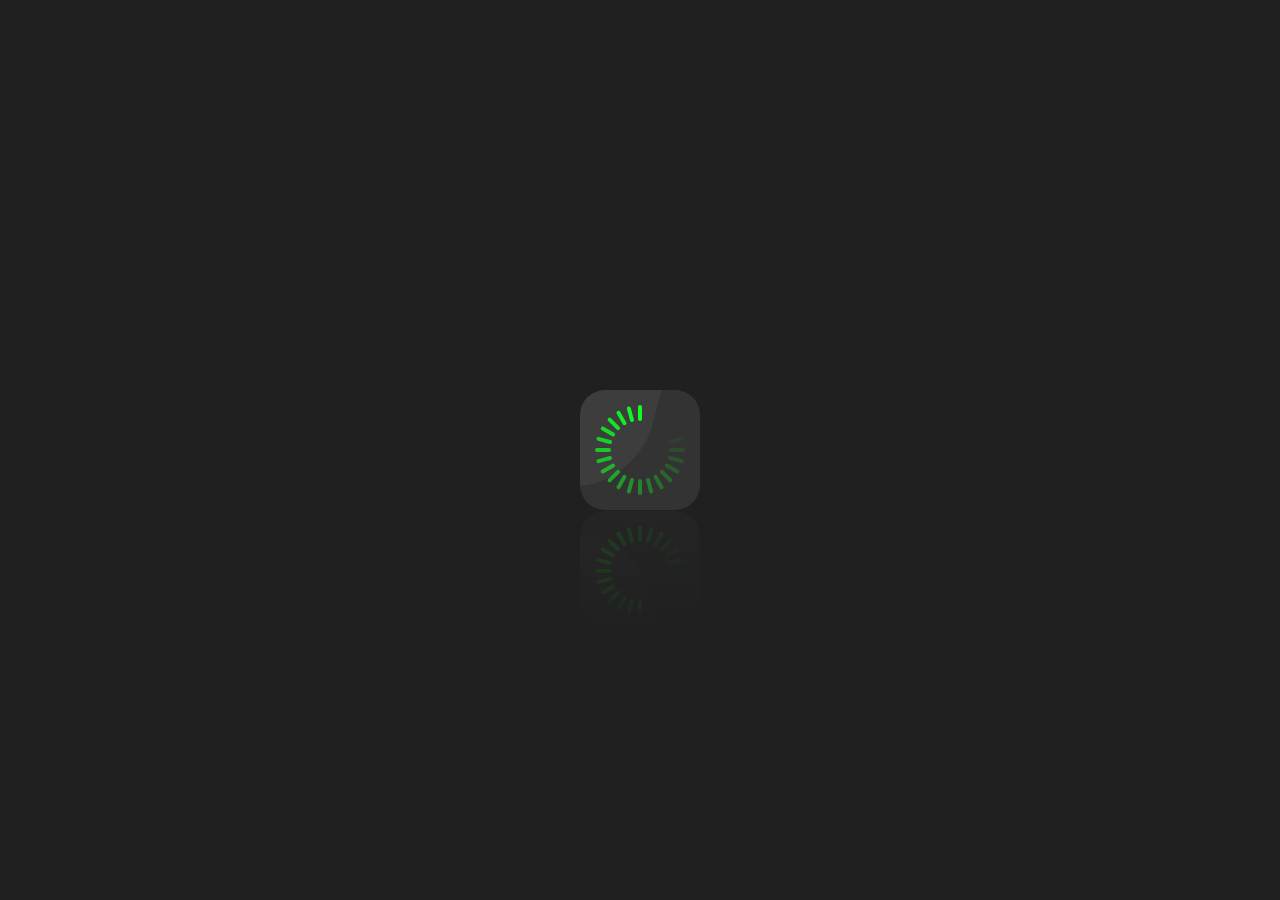
<file: Quick_CSS_Loader_Dark/index.html>
<!DOCTYPE html>
<html lang="en">

<head>
  <meta charset="UTF-8">
  <meta name="viewport" content="width=device-width, initial-scale=1.0">
  <title>Quick CSS Loader | Dark</title>
  <link rel="stylesheet" href="style.css">
</head>

<body>
  <div class="loader">
    <div class="lines">
      <span style="--i: 0;"></span>
      <span style="--i: 1;"></span>
      <span style="--i: 2;"></span>
      <span style="--i: 3;"></span>
      <span style="--i: 4;"></span>
      <span style="--i: 5;"></span>
      <span style="--i: 6;"></span>
      <span style="--i: 7;"></span>
      <span style="--i: 8;"></span>
      <span style="--i: 9;"></span>
      <span style="--i: 10;"></span>
      <span style="--i: 11;"></span>
      <span style="--i: 12;"></span>
      <span style="--i: 13;"></span>
      <span style="--i: 14;"></span>
      <span style="--i: 15;"></span>
      <span style="--i: 16;"></span>
      <span style="--i: 17;"></span>
      <span style="--i: 18;"></span>
      <span style="--i: 19;"></span>
    </div>
  </div>
</body>

</html>
</file>
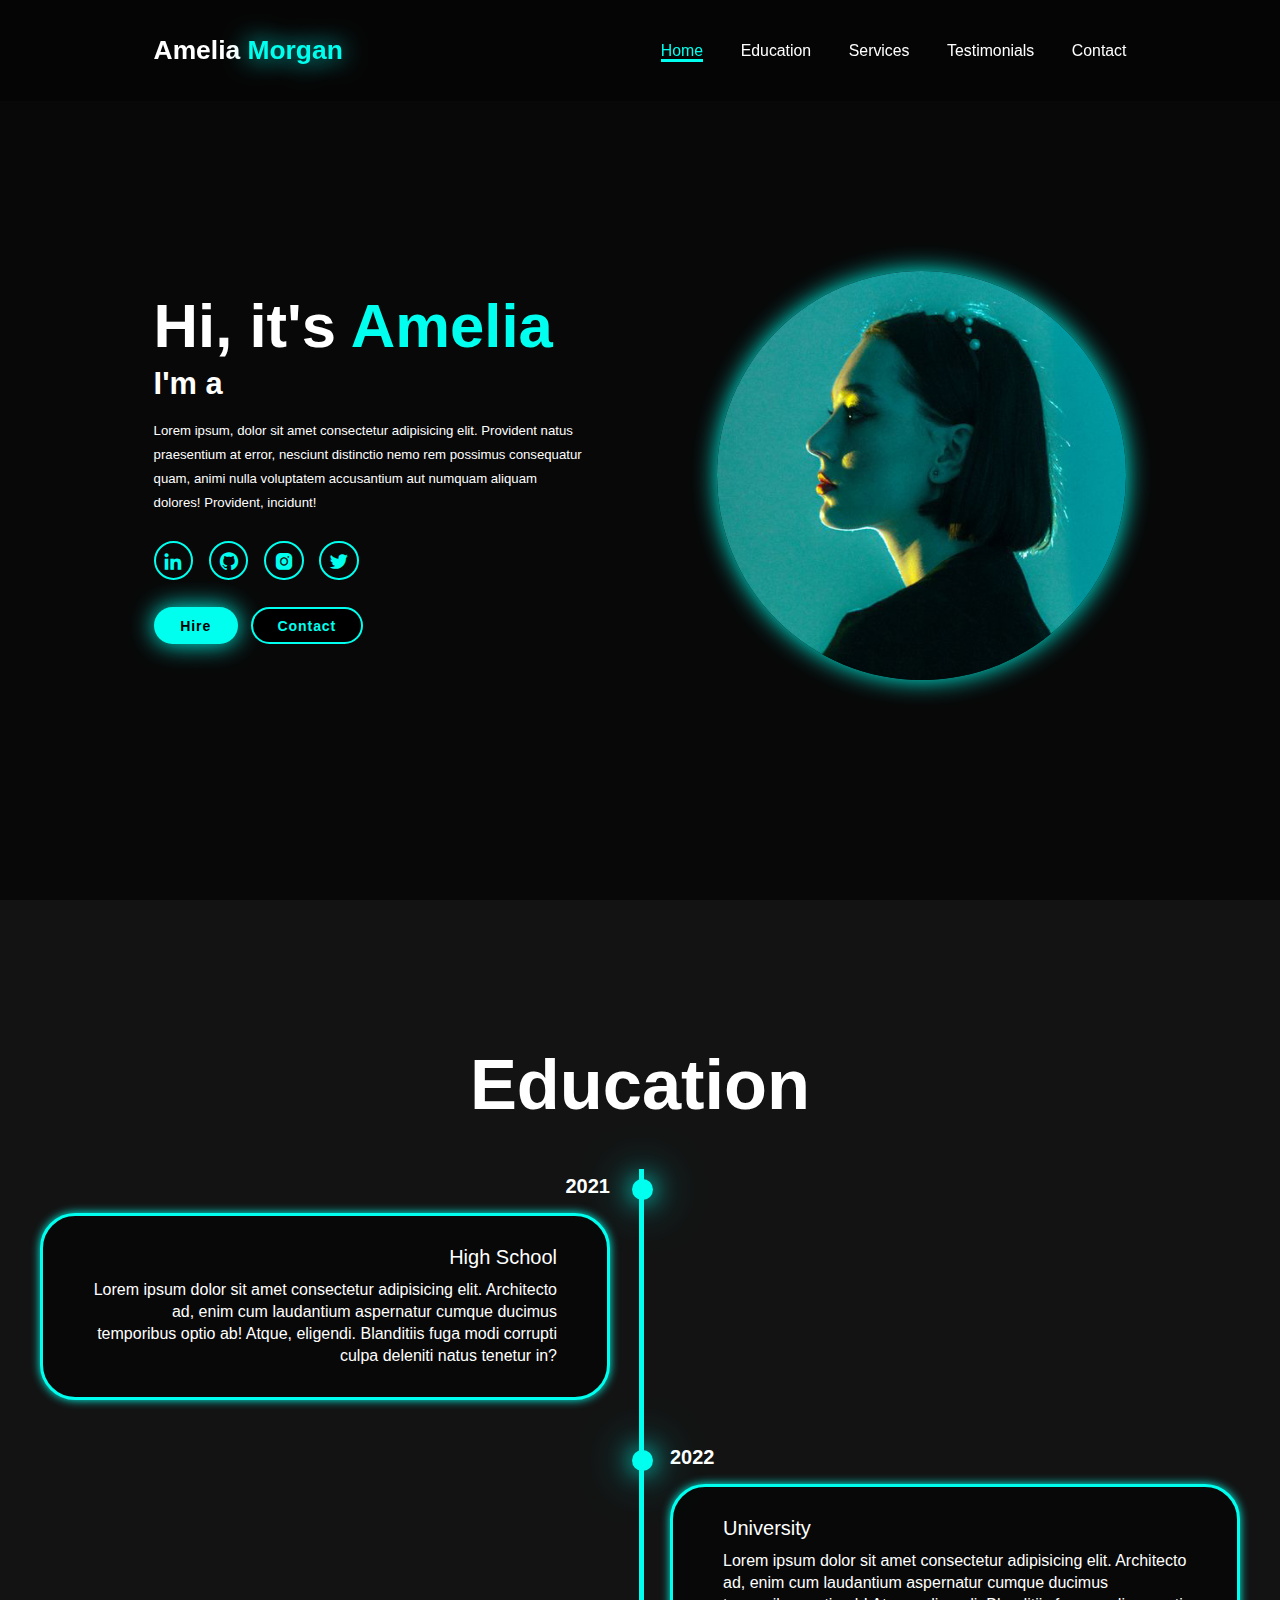
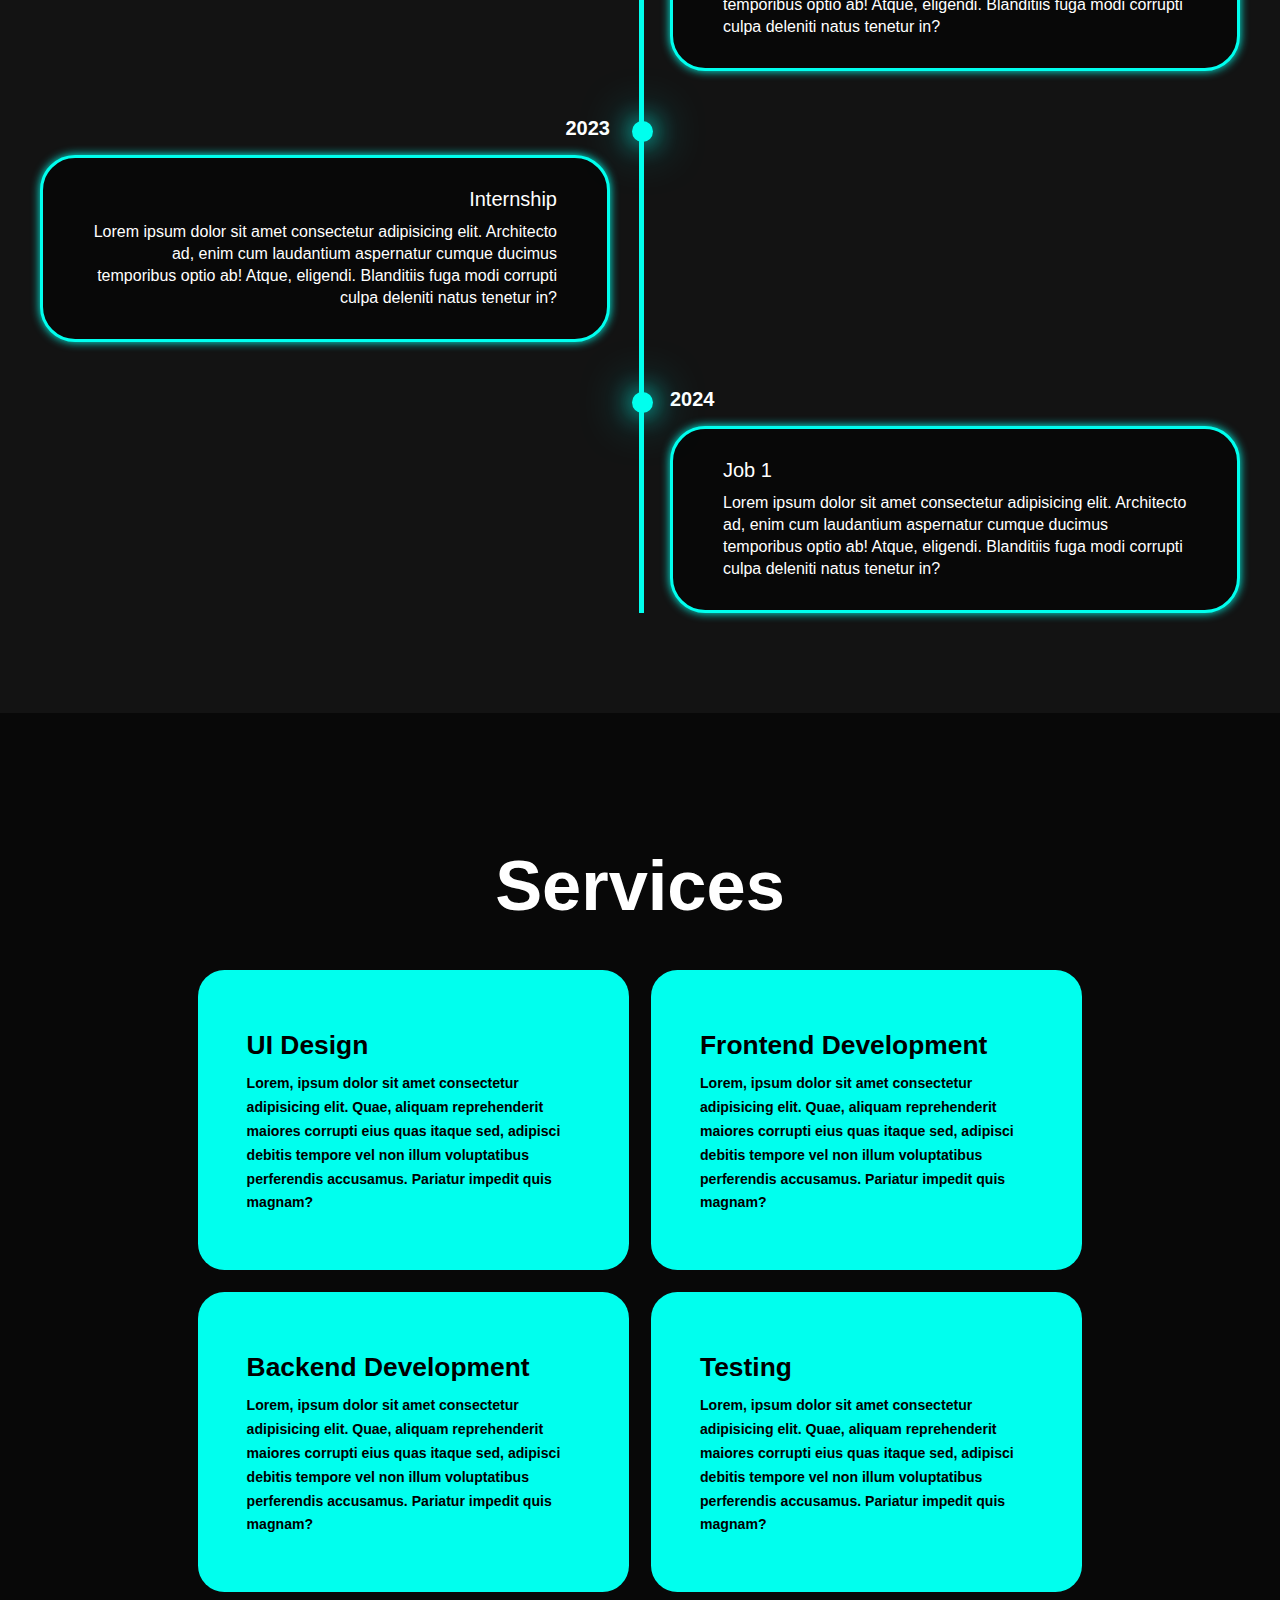
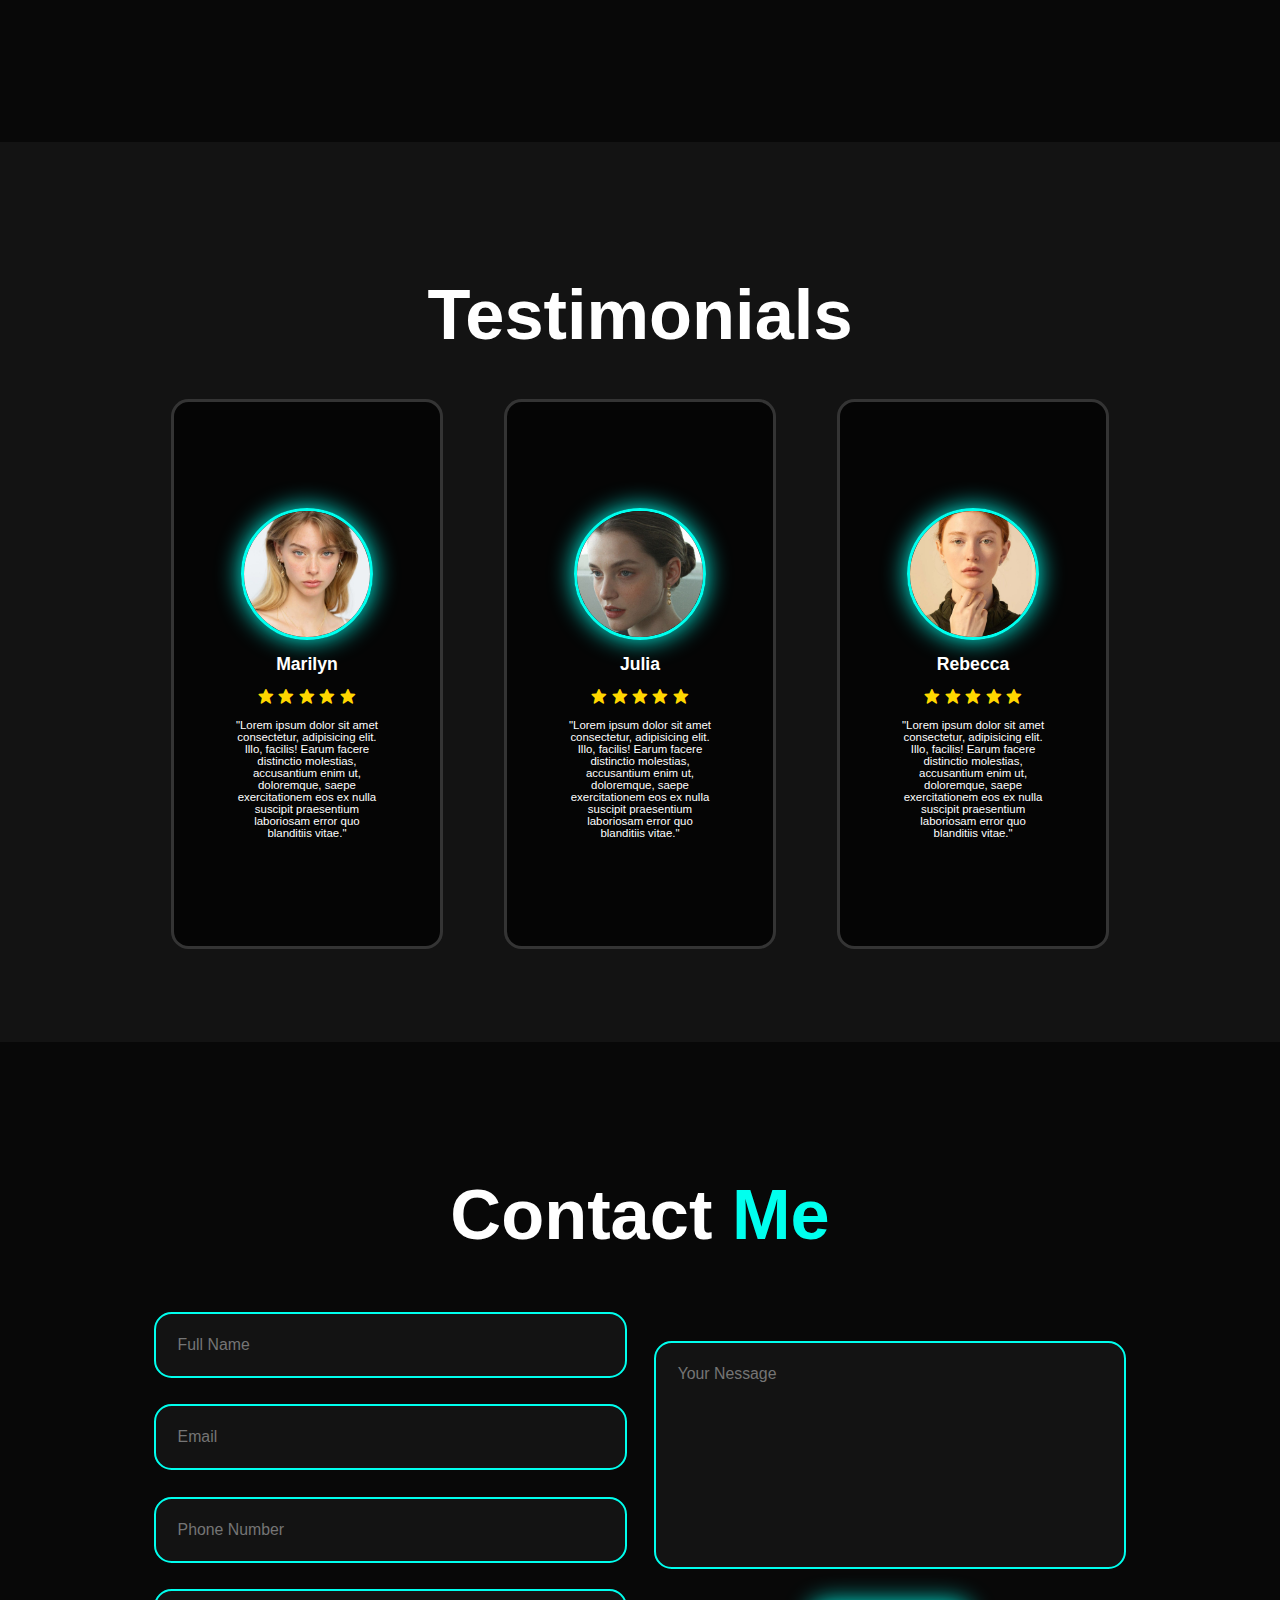
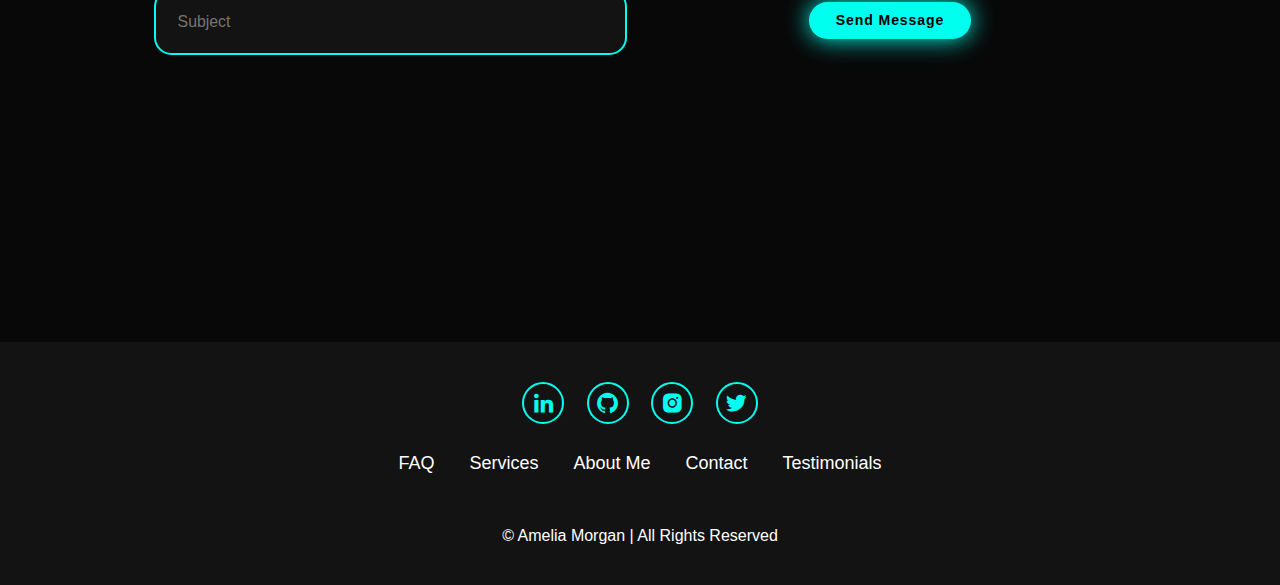
<file: responsive-portfolio/index.html>
<!DOCTYPE html>
<html lang="en">

<head>
  <meta charset="UTF-8">
  <meta name="viewport" content="width=device-width, initial-scale=1.0">
  <title>Responsive Portfolio Website</title>
  <link href='https://unpkg.com/boxicons@2.1.4/css/boxicons.min.css' rel='stylesheet'>
  <link rel="stylesheet" href="style.css">
</head>

<body>
  <header class="header">
    <a href="#home" class="logo">Amelia <span>Morgan</span></a>
    <i class='bx bx-menu' id="menu-icon"></i>
    <nav class="navbar">
      <a href="#home" class="active">Home</a>
      <a href="#education">Education</a>
      <a href="#services">Services</a>
      <a href="#testimonials">Testimonials</a>
      <a href="#contact">Contact</a>
    </nav>
  </header>

  <section class="home" id="home">
    <div class="home-content">
      <h1>Hi, it's <span>Amelia</span></h1>
      <h3 class="text-animation">I'm a <span></span></h3>
      <p>Lorem ipsum, dolor sit amet consectetur adipisicing elit. Provident natus praesentium at error, nesciunt
        distinctio nemo rem possimus consequatur quam, animi nulla voluptatem accusantium aut numquam aliquam dolores!
        Provident, incidunt!</p>
      <div class="social-icons">
        <a href="#"><i class='bx bxl-linkedin'></i></a>
        <a href="#"><i class='bx bxl-github'></i></a>
        <a href="#"><i class='bx bxl-instagram-alt'></i></a>
        <a href="#"><i class='bx bxl-twitter'></i></a>
      </div>
      <div class="btn-group">
        <a href="#" class="btn">Hire</a>
        <a href="#contact" class="btn">Contact</a>
      </div>
    </div>
    <div class="home-img">
      <img src="image.jpg" alt="">
    </div>
  </section>

  <section class="education" id="education">
    <h2 class="heading">Education</h2>
    <div class="timeline-items">
      <div class="timeline-item">
        <div class="timeline-dot"></div>
        <div class="timeline-date">2021</div>
        <div class="timeline-content">
          <h3>High School</h3>
          <p>Lorem ipsum dolor sit amet consectetur adipisicing elit. Architecto ad, enim cum laudantium aspernatur
            cumque ducimus temporibus optio ab! Atque, eligendi. Blanditiis fuga modi corrupti culpa deleniti natus
            tenetur in?</p>
        </div>
      </div>
      <div class="timeline-item">
        <div class="timeline-dot"></div>
        <div class="timeline-date">2022</div>
        <div class="timeline-content">
          <h3>University</h3>
          <p>Lorem ipsum dolor sit amet consectetur adipisicing elit. Architecto ad, enim cum laudantium aspernatur
            cumque ducimus temporibus optio ab! Atque, eligendi. Blanditiis fuga modi corrupti culpa deleniti natus
            tenetur in?</p>
        </div>
      </div>
      <div class="timeline-item">
        <div class="timeline-dot"></div>
        <div class="timeline-date">2023</div>
        <div class="timeline-content">
          <h3>Internship</h3>
          <p>Lorem ipsum dolor sit amet consectetur adipisicing elit. Architecto ad, enim cum laudantium aspernatur
            cumque ducimus temporibus optio ab! Atque, eligendi. Blanditiis fuga modi corrupti culpa deleniti natus
            tenetur in?</p>
        </div>
      </div>
      <div class="timeline-item">
        <div class="timeline-dot"></div>
        <div class="timeline-date">2024</div>
        <div class="timeline-content">
          <h3>Job 1</h3>
          <p>Lorem ipsum dolor sit amet consectetur adipisicing elit. Architecto ad, enim cum laudantium aspernatur
            cumque ducimus temporibus optio ab! Atque, eligendi. Blanditiis fuga modi corrupti culpa deleniti natus
            tenetur in?</p>
        </div>
      </div>
    </div>
  </section>

  <section class="services" id="services">
    <h2 class="heading">Services</h2>
    <div class="services-container">
      <div class="service-box">
        <div class="service-info">
          <h4>UI Design</h4>
          <p>Lorem, ipsum dolor sit amet consectetur adipisicing elit. Quae, aliquam reprehenderit maiores corrupti eius
            quas itaque sed, adipisci debitis tempore vel non illum voluptatibus perferendis accusamus. Pariatur impedit
            quis magnam?</p>
        </div>
      </div>
      <div class="service-box">
        <div class="service-info">
          <h4>Frontend Development</h4>
          <p>Lorem, ipsum dolor sit amet consectetur adipisicing elit. Quae, aliquam reprehenderit maiores corrupti eius
            quas itaque sed, adipisci debitis tempore vel non illum voluptatibus perferendis accusamus. Pariatur impedit
            quis magnam?</p>
        </div>
      </div>
      <div class="service-box">
        <div class="service-info">
          <h4>Backend Development</h4>
          <p>Lorem, ipsum dolor sit amet consectetur adipisicing elit. Quae, aliquam reprehenderit maiores corrupti eius
            quas itaque sed, adipisci debitis tempore vel non illum voluptatibus perferendis accusamus. Pariatur impedit
            quis magnam?</p>
        </div>
      </div>
      <div class="service-box">
        <div class="service-info">
          <h4>Testing</h4>
          <p>Lorem, ipsum dolor sit amet consectetur adipisicing elit. Quae, aliquam reprehenderit maiores corrupti eius
            quas itaque sed, adipisci debitis tempore vel non illum voluptatibus perferendis accusamus. Pariatur impedit
            quis magnam?</p>
        </div>
      </div>
    </div>
  </section>

  <section class="testimonials" id="testimonials">
    <div class="testimonials-box">
      <h2 class="heading">Testimonials</h2>
      <div class="wrapper">
        <div class="testimonial-item">
          <img src="1.jpg" alt="">
          <h1>Marilyn</h1>
          <div class="rating">
            <i class='bx bxs-star star'></i>
            <i class='bx bxs-star star'></i>
            <i class='bx bxs-star star'></i>
            <i class='bx bxs-star star'></i>
            <i class='bx bxs-star star'></i>
          </div>
          <p>"Lorem ipsum dolor sit amet consectetur, adipisicing elit. Illo, facilis! Earum facere distinctio
            molestias, accusantium enim ut, doloremque, saepe exercitationem eos ex nulla suscipit praesentium
            laboriosam error quo blanditiis vitae."</p>
        </div>
        <div class="testimonial-item">
          <img src="2.jpg" alt="">
          <h1>Julia</h1>
          <div class="rating">
            <i class='bx bxs-star star'></i>
            <i class='bx bxs-star star'></i>
            <i class='bx bxs-star star'></i>
            <i class='bx bxs-star star'></i>
            <i class='bx bxs-star star'></i>
          </div>
          <p>"Lorem ipsum dolor sit amet consectetur, adipisicing elit. Illo, facilis! Earum facere distinctio
            molestias, accusantium enim ut, doloremque, saepe exercitationem eos ex nulla suscipit praesentium
            laboriosam error quo blanditiis vitae."</p>
        </div>
        <div class="testimonial-item">
          <img src="3.jpg" alt="">
          <h1>Rebecca</h1>
          <div class="rating">
            <i class='bx bxs-star star'></i>
            <i class='bx bxs-star star'></i>
            <i class='bx bxs-star star'></i>
            <i class='bx bxs-star star'></i>
            <i class='bx bxs-star star'></i>
          </div>
          <p>"Lorem ipsum dolor sit amet consectetur, adipisicing elit. Illo, facilis! Earum facere distinctio
            molestias, accusantium enim ut, doloremque, saepe exercitationem eos ex nulla suscipit praesentium
            laboriosam error quo blanditiis vitae."</p>
        </div>
      </div>
    </div>
  </section>

  <section class="contact" id="contact">
    <h2 class="heading">Contact <span>Me</span></h2>
    <form action="">
      <div class="input-group">
        <div class="input-box">
          <input type="text" placeholder="Full Name">
          <input type="email" placeholder="Email">
        </div>
        <div class="input-box">
          <input type="number" placeholder="Phone Number">
          <input type="text" placeholder="Subject">
        </div>
      </div>
      <div class="input-group-2">
        <textarea name="" id="" cols="30" rows="10" placeholder="Your Nessage"></textarea>
        <input type="submit" value="Send Message" class="btn">
      </div>
    </form>
  </section>

  <footer class="footer">
    <div class="social">
      <a href="#"><i class='bx bxl-linkedin'></i></a>
      <a href="#"><i class='bx bxl-github'></i></a>
      <a href="#"><i class='bx bxl-instagram-alt'></i></a>
      <a href="#"><i class='bx bxl-twitter'></i></a>
    </div>
    <ul class="list">
      <li>
        <a href="#">FAQ</a>
      </li>
      <li>
        <a href="#">Services</a>
      </li>
      <li>
        <a href="#">About Me</a>
      </li>
      <li>
        <a href="#">Contact</a>
      </li>
      <li>
        <a href="#">Testimonials</a>
      </li>
    </ul>
    <p class="copyright">
      © Amelia Morgan | All Rights Reserved
    </p>
  </footer>

  <script src="script.js"></script>
</body>

</html>
</file>
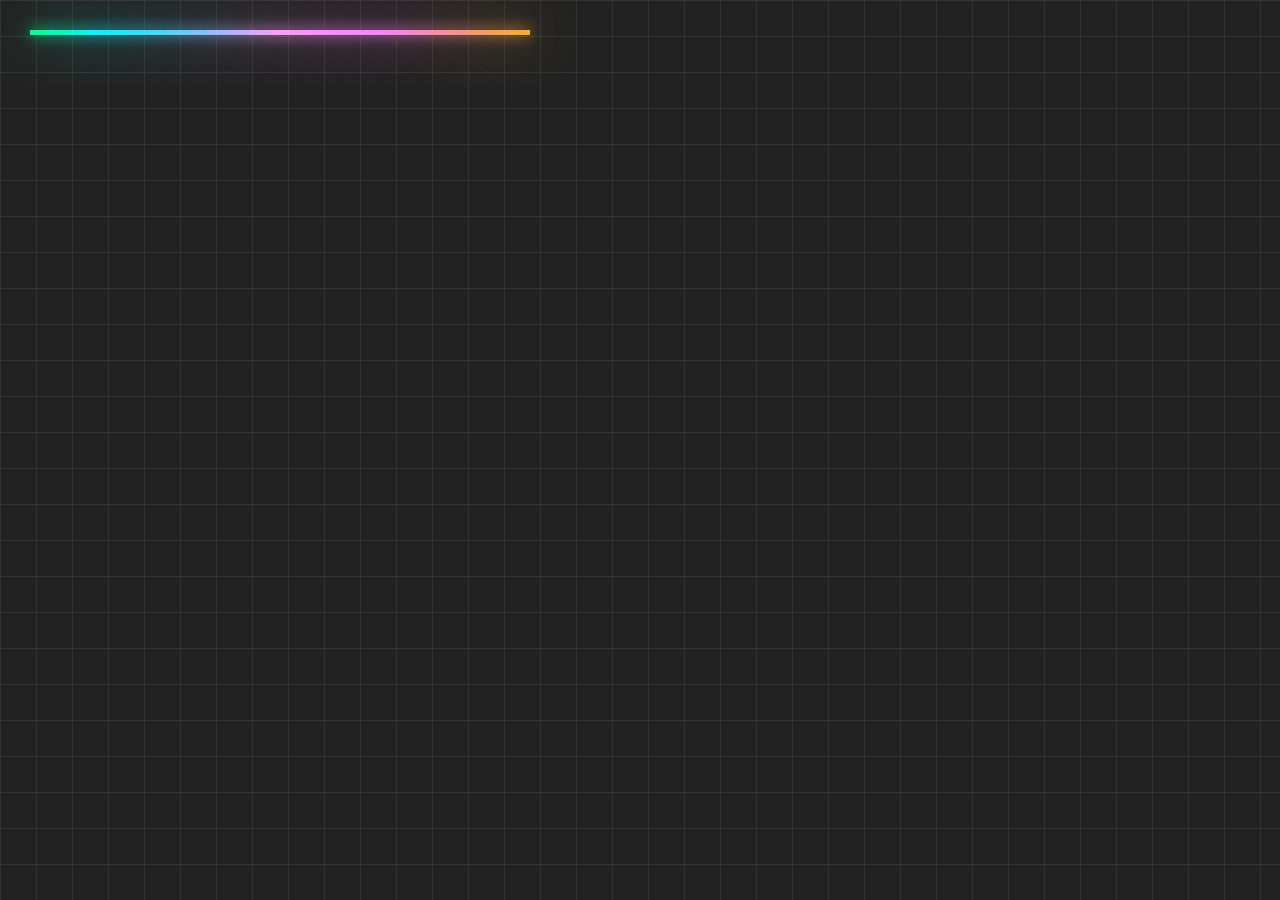
<file: gsap/Awesome_Cursor_Trails_Animation_Effects/index.html>
<!DOCTYPE html>
<html lang="en">

<head>
  <meta charset="UTF-8">
  <meta name="viewport" content="width=device-width, initial-scale=1.0">
  <title>Animated Cursor Trail Effects</title>
  <link rel="stylesheet" href="style.css">
</head>

<body>
  <div class="cursor"></div>

  <script src="../lib/gsap.min.js"></script>
  <script>
    document.addEventListener("DOMContentLoaded", () => {
      const cursor = document.querySelector(".cursor");
      for (let i = 0; i < 25; i++) {
        const span = document.createElement("span");
        span.classList.add("box");
        span.style.setProperty("--i", i + 1);
        span.style.left = i * 20 + "px";
        span.style.filter = `hue-rotate(${i * 10}deg)`;
        cursor.appendChild(span);
      }
    });

    document.addEventListener("mousemove", e => {
      gsap.to(".box", {
        x: e.clientX,
        y: e.clientY,
        stagger: 0.05
      });
    });
  </script>
</body>

</html>
</file>
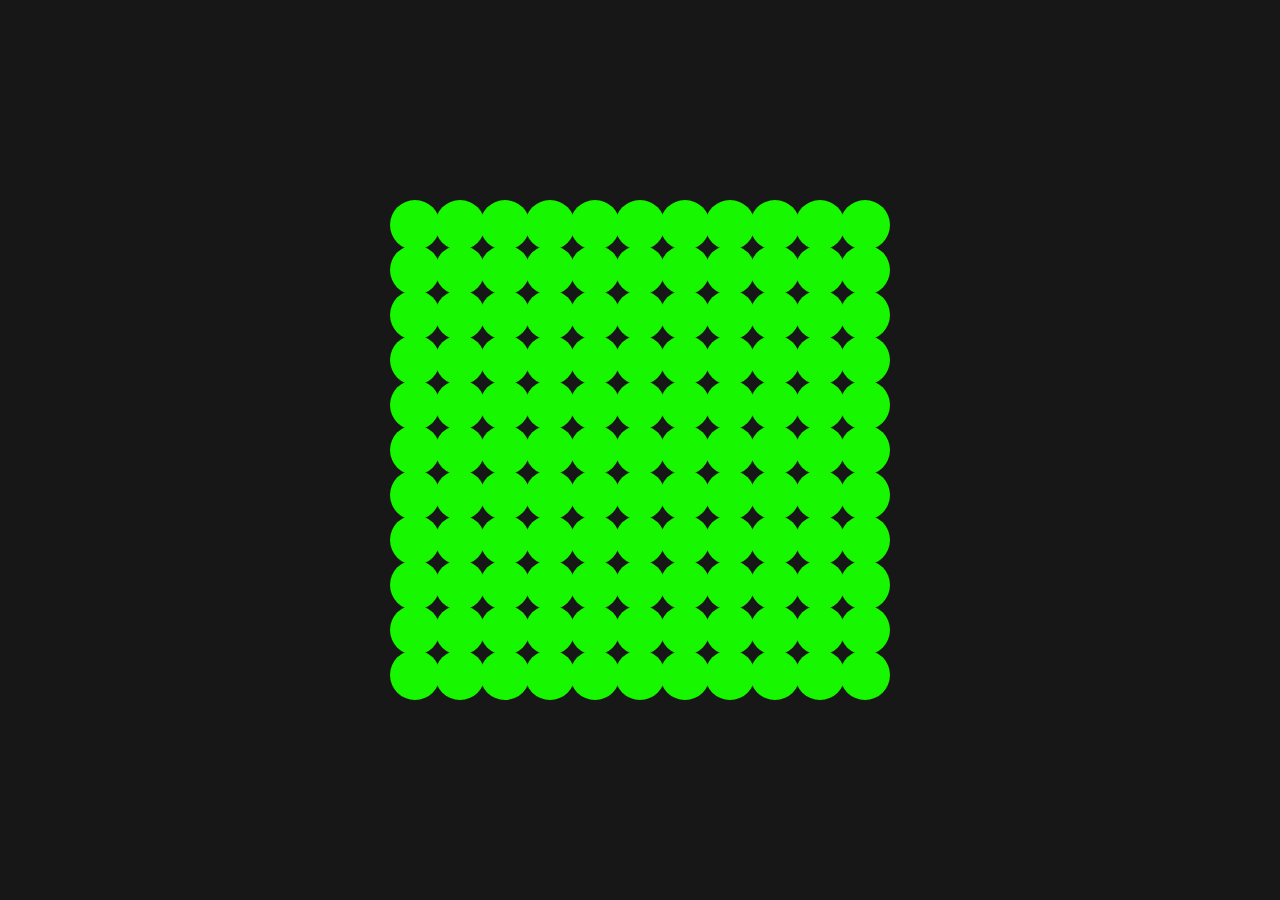
<file: gsap/magenetic-yoyo/index.html>
<!DOCTYPE html>
<html lang="en">

<head>
  <meta charset="UTF-8">
  <meta name="viewport" content="width=device-width, initial-scale=1.0">
  <title>magnetic yoyo</title>
  <script src="../lib/gsap.min.js"></script>
  <style>
    * {
      margin: 0;
      padding: 0;
      font-size: 1vmin;
    }

    body {
      display: flex;
      justify-content: center;
      align-items: center;
      width: 100%;
      height: 100dvh;
      background-color: #171717;
    }

    .container {
      position: absolute;
      width: 50rem;
      height: 50rem;
      overflow: visible;
    }

    .container line {
      fill: none;
      stroke: #f7f7f7;
      stroke-width: 2;
    }
  </style>
</head>

<body>
  <svg class="container"></svg>
</body>
<script>
  const magnetic = {
    container: document.querySelector(".container"),
    width: 0,
    height: 0,
    left: 0,
    top: 0,
    lines: 10,
    rows: 10,
    balls: [],
    mouse_radius: 180,
    init() {
      this.resize();
      this.create_yoyo(25);
      document.addEventListener("mousemove", (e) => {
        this.move_balls(e.x, e.y);
      })
    },
    resize() {
      this.width = this.container.getBoundingClientRect().width;
      this.height = this.container.getBoundingClientRect().height;
      this.left = this.container.getBoundingClientRect().left;
      this.top = this.container.getBoundingClientRect().top;
    },
    create_yoyo(radius) {
      for (let r = 0; r <= this.rows; r++) {
        for (let l = 0; l <= this.lines; l++) {
          let x = this.width / this.lines * l;
          let y = this.height / this.rows * r;
          const ball = document.createElementNS("http://www.w3.org/2000/svg", "circle");
          ball.setAttribute("fill", "#17f700");
          ball.setAttribute("cx", x);
          ball.setAttribute("cy", y);
          ball.setAttribute("r", radius);
          const point = document.createElementNS("http://www.w3.org/2000/svg", "circle");
          point.setAttribute("fill", "#f7f7f7");
          point.setAttribute("cx", x);
          point.setAttribute("cy", y);
          point.setAttribute("r", radius / 5);
          const line = document.createElementNS("http://www.w3.org/2000/svg", "line");
          line.setAttribute("x1", x);
          line.setAttribute("y1", y);
          line.setAttribute("x2", x);
          line.setAttribute("y2", y);
          this.container.appendChild(line);
          this.container.appendChild(point);
          this.container.appendChild(ball);
          ball.line = line;
          ball.ori_x = x;
          ball.ori_y = y;
          this.balls.push(ball);
        };
      };
    },
    move_balls(x, y) {
      this.balls.forEach(ball => {
        const mouse_x = x - this.left;
        const mouse_y = y - this.top;
        const dx = ball.ori_x - mouse_x;
        const dy = ball.ori_y - mouse_y;
        const distance = Math.sqrt(dx ** 2 + dy ** 2);
        if (distance <= this.mouse_radius) {
          ball.move_x = mouse_x + dx / distance * this.mouse_radius;
          ball.move_y = mouse_y + dy / distance * this.mouse_radius;
          if (ball.animater) ball.animater.kill();
          ball.animater = gsap.timeline()
            .to(ball, {
              attr: {
                cx: ball.move_x,
                cy: ball.move_y,
              },
              duration: 0.5,
              eaee: "power3.out",
            })
            .to(ball.line, {
              attr: {
                x2: ball.move_x,
                y2: ball.move_y,
              },
              duration: 0.5,
              eaee: "power3.out",
            }, "<")
            .to(ball, {
              attr: {
                cx: ball.ori_x,
                cy: ball.ori_y,
              },
              duration: 1,
              eaee: "power3.out",
            }, "<0.1")
            .to(ball.line, {
              attr: {
                x2: ball.ori_x,
                y2: ball.ori_y,
              },
              duration: 1,
              eaee: "power3.out",
            }, "<");
        }
      });
    }
  };
  magnetic.init();
</script>

</html>
</file>
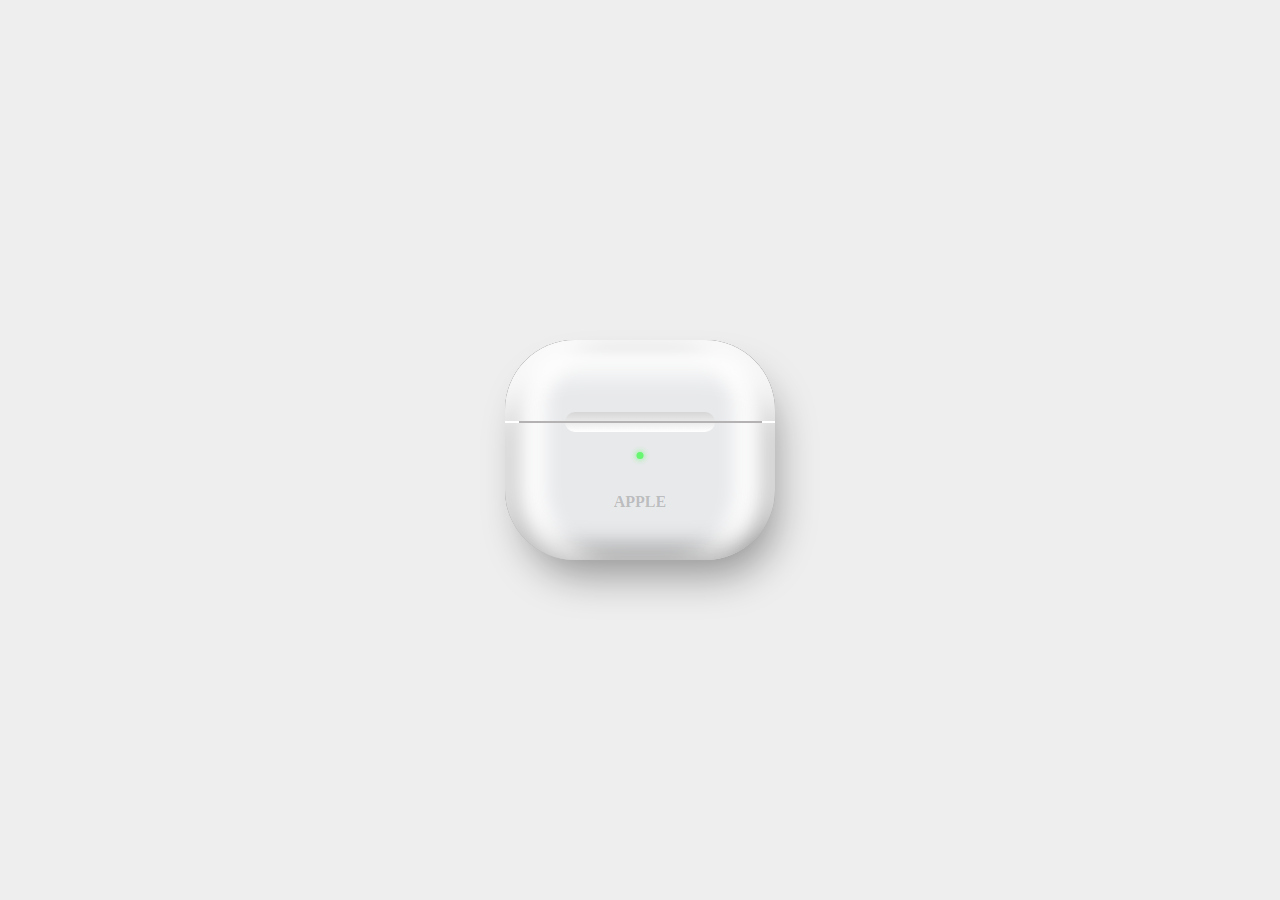
<file: neumoriphism-ui/earphone-case/index.html>
<!DOCTYPE html>
<html lang="en">

<head>
  <meta charset="UTF-8">
  <meta name="viewport" content="width=device-width, initial-scale=1.0">
  <title>Pseudo Earphone Case</title>
  <link rel="stylesheet" href="./index.css">
</head>

<body>
  <div class="card">
    <div class="lc cavity"></div>
    <div class="lc line"></div>
    <div class="led"></div>
    <div class="text">APPLE</div>
  </div>
</body>

</html>
</file>
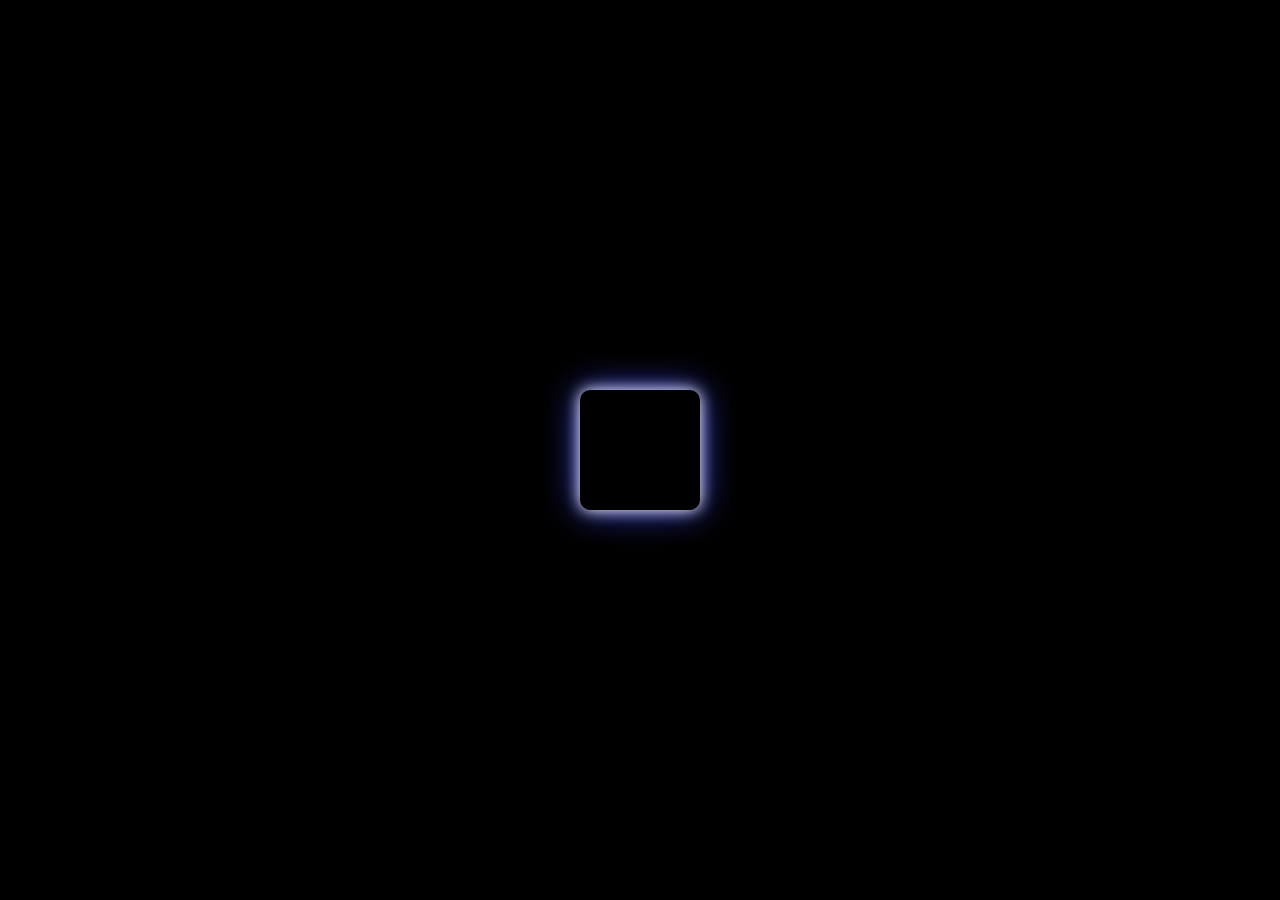
<file: css/2025/css-loading-animation/index.html>
<!DOCTYPE html>
<html lang="en">

<head>
  <meta charset="UTF-8">
  <meta name="viewport" content="width=device-width, initial-scale=1.0">
  <title>CSS Loading Animation Tutorial</title>
  <link rel="stylesheet" href="style.css">
</head>

<body>
  <div class="loader"></div>
</body>

</html>
</file>
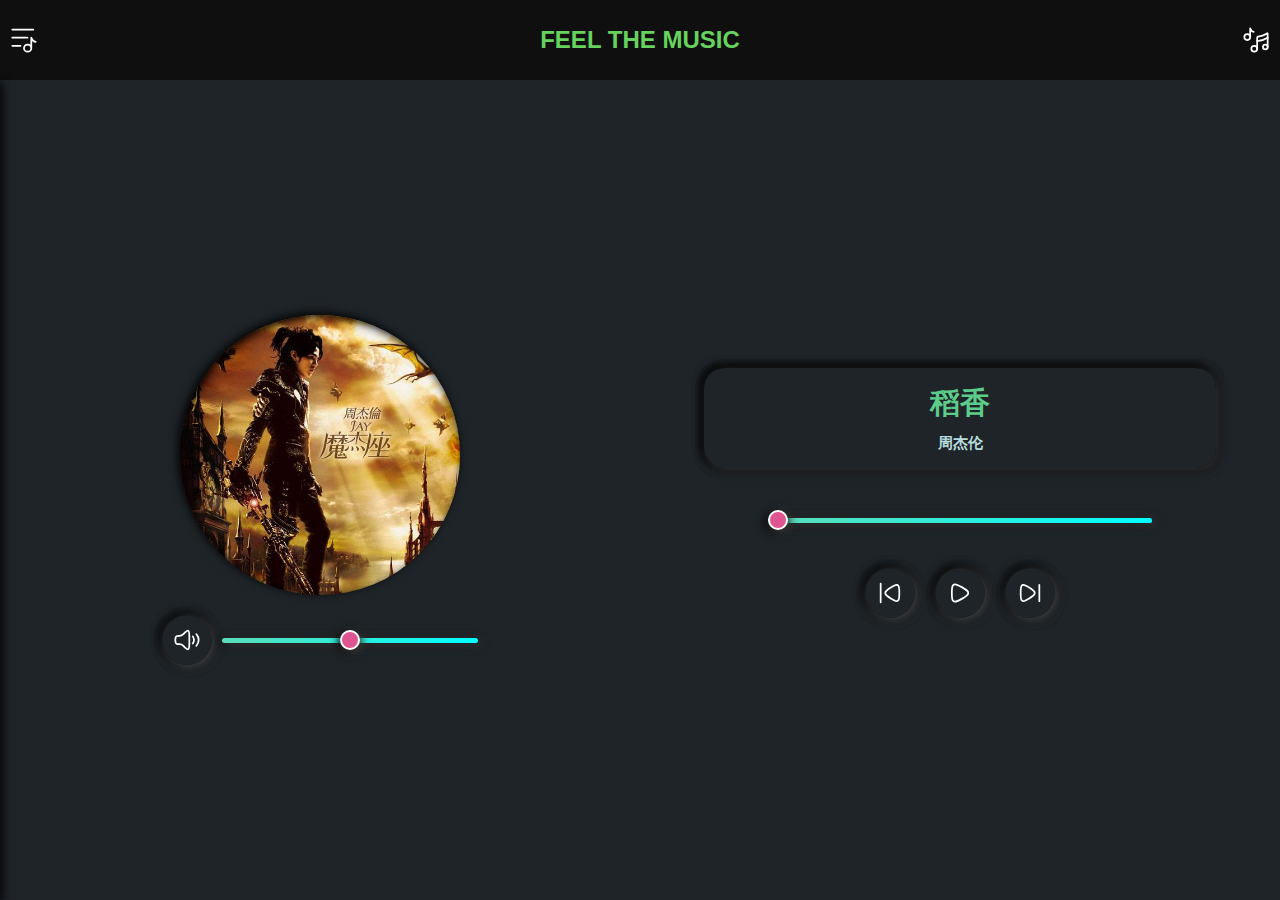
<file: virtualcode/miniproject/music-player/index.html>
<!DOCTYPE html>
<html lang="en">
<head>
  <meta charset="UTF-8">
  <meta name="viewport" content="width=device-width, initial-scale=1.0">
  <title>Music Player</title>
  <link rel="stylesheet" href="style.css">
</head>
<body>
  <header>
    <img src="playlist.svg" alt="playlist" id="playlist-img">
    <h2>FEEL THE MUSIC</h2>
    <img src="music.svg" alt="music" id="music-img">
  </header>

  <main>
    <div class="left">
      <div class="song-image"><img src="musicanim.webp" alt="anim" id="musicanim"></div>
      <div class="volume-div">
        <div class="volume-img"><img src="volume.svg" alt="volume" id="vol-svg"></div>
        <input type="range" id="volume-range" onchange="volume()">
      </div>
    </div>

    <div class="right">
      <div class="detail">
        <h3 id="song-name">Ve Kamleya</h3>
        <h5 id="song-singer">Arijiy Singh</h5>
      </div>
      <input type="range" id="song-duration" onchange="duration()">
      <div class="controls">
        <div class="prev-img"><img src="prev.svg" alt="prev" id="prev-img" onclick="previousSong()"></div>
        <div class="play-pause"><img src="play.svg" alt="play" id="play-pause" onclick="playPause()"></div>
        <div class="next-img"><img src="next.svg" alt="next" id="next-img" onclick="nextSong()"></div>
      </div>
    </div>
    
    <div class="playlist">
      <div class="playlist-song">
        <img src="1.jpg" alt="img">
        <div class="song-detail">
          <h2>稻香</h2>
          <h5>周杰伦</h5>
        </div>
      </div>
      <div class="playlist-song">
        <img src="2.jpg" alt="img">
        <div class="song-detail">
          <h2>奢香夫人</h2>
          <h5>凤凰传奇</h5>
        </div>
      </div>
      <div class="playlist-song">
        <img src="3.jpg" alt="img">
        <div class="song-detail">
          <h2>我怀念的</h2>
          <h5>孙燕姿</h5>
        </div>
      </div>
      <div class="playlist-song">
        <img src="4.jpg" alt="img">
        <div class="song-detail">
          <h2>发如雪</h2>
          <h5>周杰伦</h5>
        </div>
      </div>
    </div>
  </main>

  <script src="script.js"></script>
</body>
</html>
</file>
<file: Quick_CSS_Loader_Dark/style.css>
* {
  box-sizing: border-box;
  margin: 0;
  padding: 0;
}

body {
  display: flex;
  justify-content: center;
  align-items: center;
  min-height: 100vh;
  background: #202020;
}

.loader {
  overflow: hidden;
  position: relative;
  display: flex;
  align-items: center;
  justify-content: center;
  width: 120px;
  height: 120px;
  background: #333;
  border-radius: 25px;
  -webkit-box-reflect: below 1px linear-gradient(transparent, #0004);
}

.loader::before {
  content: "";
  position: absolute;
  top: -20%;
  left: -40%;
  transform: skewX(-15deg);
  width: 100%;
  height: 100%;
  background: rgba(255, 255, 255, 0.05);
  border-bottom-right-radius: 50%;
}

.loader .lines {
  position: absolute;
  width: 90px;
  height: 90px;
  /* 360 / 15 = 24 */
  animation: animate 1s steps(24) infinite;
}

@keyframes animate {
  0% {
    transform: rotate(0deg);
  }
  100% {
    transform: rotate(360deg);
  }
}

.loader .lines span {
  position: absolute;
  transform: rotate(calc(-15deg * var(--i)));
  width: 100%;
  height: 100%;
  /* background: rgba(255, 255, 255, 0.05); */
  opacity: calc(1 - var(--i) * 0.05);
}

.loader .lines span::before {
  content: "";
  position: absolute;
  left: 50%;
  transform: translateX(-50%);
  width: 4px;
  height: 16px;
  background: #0fff20;
  border-radius: 4px;
  animation: animateColor 4s linear infinite;
}

@keyframes animateColor {
  0% {
    filter: hue-rotate(0deg);
  }
  100% {
    filter: hue-rotate(360deg);
  }
}
</file>
<file: responsive-portfolio/style.css>
* {
  box-sizing: border-box;
  margin: 0;
  padding: 0;
  text-decoration: none;
  border: none;
  outline: none;
  scroll-behavior: smooth;
  font-family: "Poppins", sans-serif;
}

:root {
  --bg-color: #080808;
  --second-bg-color: #131313;
  --text-color: white;
  --main-color: #00ffee;
}

html {
  overflow-x: hidden;
  font-size: 60%;
}

body {
  background: var(--bg-color);
  color: var(--text-color);
}

.header {
  position: fixed;
  top: 0;
  left: 0;
  display: flex;
  justify-content: space-between;
  align-items: center;
  width: 100%;
  padding: 4rem 12% 4rem;
  background: rgba(0, 0, 0, .3);
  backdrop-filter: blur(10px);
  z-index: 5;
}

.logo {
  font-size: 3rem;
  font-weight: 800;
  color: var(--text-color);
  cursor: pointer;
  transition: 0.3s ease;
}

.logo:hover {
  transform: scale(1.1);
}

.logo span {
  text-shadow: 0 0 25px var(--main-color);
}

.navbar a {
  margin-left: 4rem;
  font-size: 1.8rem;
  font-weight: 500;
  color: var(--text-color);
  border-bottom: 3px solid transparent;
  transition: 0.3s ease;
}

.navbar a.active, .navbar a:hover {
  color: var(--main-color);
  border-bottom: 3px solid var(--main-color);
}

#menu-icon {
  display: none;
  font-size: 3.6rem;
  color: var(--main-color);
}

section {
  min-height: 100vh;
  padding: 10rem 12% 10rem;
}

.home {
  display: flex;
  align-items: center;
  justify-content: center;
  gap: 15rem;
}

.home-content {
  display: flex;
  flex-direction: column;
  align-items: baseline;
  justify-content: center;
  text-align: left;
  margin-top: 3rem;
}

span {
  color: var(--main-color);
}

.logo span {
  color: var(--main-color);
}

.home-content h3 {
  margin-bottom: 2rem;
  margin-top: 1rem;
  font-size: 3.5rem;
}

.home-content h1 {
  margin-top: 1.5rem;
  line-height: 1;
  font-size: 7rem;
  font-weight: 700;
}

.home-img {
  border-radius: 50%;
}

.home-img img {
  position: relative;
  top: 3rem;
  width: 32vw;
  border-radius: 50%;
  box-shadow: 0 0 25px var(--main-color);
  cursor: pointer;
  transition: 0.4s ease-in-out;
}

.home-img img:hover {
  box-shadow: 0 0 25px var(--main-color),
              0 0 50px var(--main-color),
              0 0 100px var(--main-color);
}

.home-content p {
  max-width: 1000px;
  line-height: 1.8;
  font-size: 1.5rem;
  font-weight: 500;
}

.social-icons a {
  display: inline-flex;
  justify-content: center;
  align-items: center;
  width: 4.5rem;
  height: 4.5rem;
  margin: 3rem 1.5rem 3rem 0;
  background: transparent;
  border: 2px solid var(--main-color);
  border-radius: 50%;
  font-size: 2.5rem;
  color: var(--main-color);
  transition: 0.3s ease-in-out;
}

.social-icons a:hover {
  color: var(--text-color);
  transform: scale(1.3) translateY(-5px);
  box-shadow: 0 0 25px var(--main-color);
  background: var(--main-color);
}

.btn {
  display: inline-block;
  padding: 1rem 2.8rem;
  background: var(--main-color);
  box-shadow: 0 0 25px var(--main-color);
  border: 2px solid transparent;
  border-radius: 4rem;
  font-size: 1.6rem;
  color: black;
  font-weight: 600;
  letter-spacing: 0.1rem;
  cursor: pointer;
  transition: 0.3s ease-in-out;
}

.btn:hover {
  transform: scale(1.05);
  box-shadow: 0 0 50px var(--main-color);
}

.btn-group {
  display: flex;
  align-items: center;
  gap: 1.5rem;
}

.btn-group a:nth-of-type(2) {
  background-color: black;
  color: var(--main-color);
  border: 2px solid var(--main-color);
  box-shadow: 0 0 25px transparent;
}

.btn-group a:nth-of-type(2):hover {
  box-shadow: 0 0 25px var(--main-color);
  background-color: var(--main-color);
  color: black;
}

.text-animation {
  min-width: 280px;
  font-size: 34px;
  font-weight: 600;
}

.text-animation span {
  position: relative;
}

.text-animation span::before {
  content: 'Web Developer';
  color: var(--main-color);
  animation: words 20s infinite;
}

.text-animation span::after {
  content: '';
  position: absolute;
  right: -8px;
  width: calc(100% + 8px);
  height: 100%;
  background-color: var(--bg-color);
  border-left: 3px solid var(--bg-color);
  animation: cursor 0.6s infinite, typing 20s steps(14) infinite;
}

@keyframes cursor {
  to {
    border-left: 2px solid var(--main-color);
  }
}

@keyframes words {
  0%, 20% {
    content: 'Frontend Designer';
  }
  21%, 40% {
    content: 'Web Designer';
  }
  41%, 60% {
    content: 'UI / UX Designer';
  }
  61%, 80% {
    content: 'Web Developer';
  }
  81%, 100% {
    content: 'Software Tester';
  }
}

@keyframes typing {
  10%, 15%, 30%, 35%, 50%, 55%, 70%, 75%, 90%, 95% {
    width: 0;
  }
  5%, 20%, 25%, 40%, 45%, 60%, 65%, 80%, 85% {
    width: calc(100% + 8px);
  }
}

.heading {
  margin: 5rem 0;
  text-align: center;
  font-size: 8rem;
}

.education {
  padding: 100px 15px;
  background: var(--second-bg-color);
}

.education h2 {
  margin-bottom: 5rem;
}

.timeline-items {
  position: relative;
  display: flex;
  flex-wrap: wrap;
  max-width: 1200px;
  margin: auto;
}

.timeline-items::before {
  content: '';
  position: absolute;
  left: calc(50% - 1px);
  width: 5px;
  height: 100%;
  background-color: var(--main-color);
}

.timeline-item {
  position: relative;
  width: 100%;
  margin-bottom: 40px;
}

.timeline-item:last-child {
  margin-bottom: 0;
}

.timeline-item:nth-child(odd) {
  padding-right: calc(50% + 30px);
  text-align: right;
}

.timeline-item:nth-child(even) {
  padding-left: calc(50% + 30px);
}

.timeline-dot {
  position: absolute;
  top: 10px;
  left: calc(50% - 8px);
  width: 21px;
  height: 21px;
  background-color: var(--main-color);
  box-shadow: 0 0 25px var(--main-color),
              0 0 50px var(--main-color);
  border-radius: 50%;
}

.timeline-date {
  margin: 6px 0 15px;
  font-size: 20px;
  font-weight: 800;
  color: white;
}

.timeline-content {
  background-color: var(--bg-color);
  border: 3px solid var(--main-color);
  padding: 30px 50px;
  border-radius: 4rem;
  box-shadow: 0 0 10px var(--main-color);
  cursor: pointer;
  transition: 0.3s ease-in-out;
}

.timeline-content:hover {
  transform: scale(1.05);
  box-shadow: 0 0 25px var(--main-color);
}

.timeline-content h3 {
  margin: 0 0 10px;
  font-size: 20px;
  font-weight: 500;
  color: white;
}

.timeline-content p {
  line-height: 22px;
  font-size: 16px;
  font-weight: 300;
  color: white;
}

::-webkit-scrollbar {
  width: 15px;
}

::-webkit-scrollbar-thumb {
  background-color: var(--main-color);
}

::-webkit-scrollbar-track {
  background-color: var(--bg-color);
  width: 50px;
}

.services {
  background: var(--bg-color);
  color: black;
}

.services h2 {
  margin-bottom: 5rem;
  color: white;
}

.services-container {
  display: grid;
  align-items: center;
  grid-template-columns: repeat(2, 1fr);
  gap: 2.5rem;
}

.service-box {
  height: 300px;
  background-color: var(--main-color);
  border: 5px solid transparent;
  border-radius: 3rem;
  cursor: pointer;
  transition: 0.4s ease-in-out;
}

.service-box:hover {
  background: white;
  color: black;
  border: 5px solid var(--main-color);
  transform: scale(1.03);
}

.service-box .service-info {
  display: flex;
  flex-direction: column;
  text-align: left;
  min-height: 200px;
  justify-content: left;
  align-items: baseline;
  padding: 5rem 5rem;
}

.service-info h4 {
  font-size: 3rem;
  font-weight: 800;
  line-height: 2;
}

.service-info p {
  font-size: 1.6rem;
  font-weight: 600;
  min-height: 100px;
  line-height: 1.7;
  margin: auto;
}

.testimonials {
  background: var(--second-bg-color);
}

.testimonials-box {
  display: flex;
  flex-direction: column;
  align-items: center;
  justify-content: center;
  background-size: cover;
}

.testimonials .heading {
  margin-bottom: 5rem;
}

.testimonials-box img {
  width: 15rem;
  height: 15rem;
  object-fit: cover;
  border-radius: 50%;
  border: 3px solid var(--main-color);
  box-shadow: 0 0 25px var(--main-color);
}

.wrapper {
  display: grid;
  grid-template-columns: repeat(3, 1fr);
  gap: 3rem;
}

.testimonial-item {
  display: flex;
  flex-direction: column;
  justify-content: center;
  align-items: center;
  gap: 1.5rem;
  max-width: 450px;
  min-height: 550px;
  text-align: center;
  background: rgba(0, 0, 0, 0.7);
  border: 3px solid rgba(238, 238, 238, .2);
  border-radius: 2rem;
  margin: 0 2rem;
  padding: 30px 60px;
  color: white;
  cursor: pointer;
  transition: 0.4s ease-in-out;
}

.testimonial-item:hover {
  border: 3px solid var(--main-color);
  transform: translateY(-10px) scale(1.03);
  box-shadow: 0 0 50px var(--main-color);
}

.testimonial-item h2 {
  font-size: 2.8rem;
}

.testimonial-item p {
  font-size: 1.3rem;
}

.star {
  font-size: 2rem;
  color: gold;
}

.contact {
  background-color: var(--bg-color);
}

.contact h2 {
  margin-bottom: 3rem;
  color: white;
}

.contact form {
  display: flex;
  align-items: center;
  justify-content: center;
  gap: 3rem;
  margin: 5rem auto;
  text-align: center;
}

.contact form .input-box {
  display: flex;
  justify-content: center;
  flex-wrap: wrap;
}

.contact form .input-box input, .contact form textarea {
  width: 100%;
  padding: 2.5rem;
  font-size: 1.8rem;
  color: var(--text-color);
  background: var(--second-bg-color);
  border-radius: 2rem;
  border: 2px solid var(--main-color);
  margin: 1.5rem 0;
  resize: none;
}

.contact form .btn {
  margin-top: 2rem;
}

.footer {
  position: relative;
  bottom: 0;
  width: 100%;
  padding: 40px 0;
  background-color: var(--second-bg-color);
}

.footer .social {
  text-align: center;
  padding-bottom: 25px;
  color: var(--text-color);
}

.footer .social a {
  font-size: 25px;
  color: var(--main-color);
  border: 2px solid var(--main-color);
  width: 42px;
  height: 42px;
  line-height: 42px;
  display: inline-block;
  text-align: center;
  border-radius: 50%;
  margin: 0 10px;
  transition: 0.3s ease-in-out;
} 

.footer .social a:hover {
  transform: scale(1.2) translateY(-10px);
  background-color: var(--main-color);
  color: black;
  box-shadow: 0 0 25px var(--main-color);
}

.footer ul {
  margin-top: 0;
  padding: 0;
  font-size: 18px;
  line-height: 1.6;
  margin-bottom: 0;
  text-align: center;
}

.footer ul li  a {
  color: white;
  border-bottom: 3px solid transparent;
  transition: 0.3s ease-in-out;
}

.footer ul li a:hover {
  border-bottom: 3px solid var(--main-color);
}

.footer ul li {
  display: inline-block;
  padding: 0 15px;
}

.footer .copyright {
  margin-top: 50px;
  text-align: center;
  font-size: 16px;
  color: white;
}

@media(max-width: 1285px) {
  html {
    font-size: 55%;
  }

  .services-container {
    padding-bottom: 7rem;
    grid-template-columns: repeat(2, 1fr);
    margin: 0 5rem;
  }
}

@media(max-width: 991px) {
  .header {
    padding: 2rem 3%;
  }

  section {
    padding: 10rem 3% 2rem;
  }

  .timeline-items::before {
    left: 7px;
  }

  .timeline-item:nth-child(odd) {
    padding-right: 0;
    text-align: left;
  }

  .timeline-item:nth-child(odd), .timeline-item:nth-child(even) {
    padding-left: 37px;
  }

  .timeline-dot {
    left: 0;
  }

  .services {
    padding-bottom: 7rem;
  }

  .service-box .service-info {
    padding: 4rem 4rem;
  }

  .testimonials .wrapper {
    grid-template-columns: repeat(1, 1fr);
  }

  .contact form {
    flex-direction: column;
  }

  .footer {
    padding: 2rem 3%;
  }
}

@media(max-width: 895px) {
  #menu-icon {
    display: block;
  }

  .navbar {
    position: absolute;
    top: 100%;
    right: 0;
    width: 50%;
    padding: 1rem 3%;
    background: rgba(0, 0, 0, 0.8);
    backdrop-filter: blur(20px);
    border-bottom-left-radius: 2rem;
    border-left: 2px solid var(--main-color);
    border-bottom: 2px solid var(--main-color);
    display: none;
  }

  .navbar.active {
    display: block;
  }

  .navbar a {
    display: block;
    font-size: 2rem;
    margin: 3rem 0;
    color: white;
  }

  .home {
    flex-direction: column-reverse;
    margin: 5rem 4rem;
  }

  .home-content h3 {
    font-size: 2.6rem;
  }

  .home-content h1 {
    font-size: 8rem;
    margin-top: 3rem;
  }

  .home-content p {
    max-width: 600px;
    margin: 0 auto;
  }

  .home-img img {
    width: 56vw;
  }

  .services h2 {
    margin-bottom: 3rem;
  }

  .services-container {
    grid-template-columns: repeat(1, 1fr);
  }
}
</file>
<file: gsap/Awesome_Cursor_Trails_Animation_Effects/style.css>
* {
  box-sizing: border-box;
  margin: 0;
  padding: 0;
}

body {
  overflow: hidden;
  background: #222;
  background-image: linear-gradient(to right, #333 1px, transparent 1px),
    linear-gradient(to bottom, #333 1px, transparent 1px);
  background-size: 4vh 4vh;
}

.cursor {
  position: absolute;
  top: 30px;
  left: 30px;
  pointer-events: none;
}

.box {
  position: absolute;
  width: 20px;
  height: 5px;
  background: #00ff9a;
  box-shadow: 0 0 15px #00ff9a, 0 0 50px #00ff9a;
}
</file>
<file: neumoriphism-ui/earphone-case/index.css>
* {
  margin: 0;
  padding: 0;
}

body {
  display: flex;
  align-items: center;
  justify-content: center;
  height: 100vh;
  background-color: #eee;
}

.card {
  position: relative;
  width: 270px;
  height: 220px;
  background-color: #e8e9eb;
  border-radius: 70px;
  box-shadow: inset 0px 35px 25px #ffffffe0, inset 10px 0px 25px #0000004b,
    inset 40px 0px 20px #fff, inset -10px 0px 25px #0000004b,
    inset -40px 0px 20px #fff, inset 0px 10px 10px #000000e0,
    inset 0px -15px 25px #00000036, 10px 25px 40px -10px #00000060;
}

.card .line {
  position: relative;
  width: 100%;
  height: 2px;
  background-color: #b4b2b2;
  margin-top: 30%;
}

.line::before,
.line::after {
  content: "";
  position: absolute;
  width: 5%;
  height: 2px;
  background-color: #fff;
}

.line::before {
  right: 0;
}

.card .cavity {
  position: absolute;
  top: 30%;
  left: 50%;
  transform: translate(-50%, 30%);
  width: 150px;
  height: 20px;
  background: linear-gradient(180deg, #d6d6d6, #fff);
  border-radius: 200px;
  margin: auto;
}

.card .led {
  position: absolute;
  top: 50%;
  left: 50%;
  transform: translate(-50%, 30%);
  width: 7px;
  aspect-ratio: 1;
  --color: #66f66f;
  background-color: var(--color);
  border-radius: 100px;
  box-shadow: 0 0 6px var(--color);
  animation: colorChange 2s ease-in-out infinite;
}

.card .text {
  text-align: center;
  margin-top: 70px;
  color: #00000036;
  font-weight: bolder;
}

@keyframes colorChange {
  0% {
    --color: #cb0202b1;
  }
  50% {
    --color: #66f66f;
  }
  100% {
    --color: #cb0202b1;
  }
}
</file>
<file: css/2025/css-loading-animation/style.css>
* {
  margin: 0;
  padding: 0;
}

body {
  display: flex;
  align-items: center;
  justify-content: center;
  width: 100%;
  height: 100vh;
  background: #000;
  perspective: 200px;
}

.loader {
  display: flex;
  align-items: center;
  justify-content: center;
  width: 120px;
  height: 120px;
  background-color: transparent;
  box-shadow: 0 0 15px #fff, 0 0 35px #3a46f1;
  border-radius: 10px;
  animation: animate 1.5s ease infinite;
  animation-direction: alternate-reverse;
}

@keyframes animate {
  0% {
    transform: rotateX(0) rotateY(0);
  }
  50% {
    transform: rotateX(0) rotateY(180deg);
  }
  100% {
    transform: rotateX(180deg) rotateY(180deg);
  }
}
</file>
<file: virtualcode/miniproject/music-player/style.css>
* {
  margin: 0;
  padding: 0;
  box-sizing: border-box;
  font-family: "Gill Sans", "Gill Sans MT", Calibri, "Trebuchet MS", sans-serif;
}

header {
  display: flex;
  justify-content: space-between;
  align-items: center;
  width: 100vw;
  height: 80px;
  background-color: rgb(15, 15, 15);
  padding: 10px;
}

header h2 {
  color: rgb(103, 210, 93);
}

main {
  position: relative;
  width: 100vw;
  height: calc(100vh - 80px);
  background-color: rgb(31, 36, 40);
  display: flex;
  align-items: center;
  justify-content: center;
}

.left {
  display: flex;
  align-items: center;
  justify-content: center;
  flex-direction: column;
  width: 50%;
  height: 100%;
  gap: 20px;
}

.song-image {
  width: 280px;
  height: 280px;
  border-radius: 50%;
  background-image: url("1.jpg");
  background-size: cover;
  box-shadow: inset 2px 2px 10px black, -2px -2px 10px black;
  display: flex;
  align-items: center;
  justify-content: center;
}

.volume-div {
  display: flex;
  align-items: center;
  justify-content: center;
  gap: 10px;
  width: 100%;
}

.volume-img {
  width: 50px;
  height: 50px;
  background-color: transparent;
  display: flex;
  align-items: center;
  justify-content: center;
  border-radius: 50%;
  cursor: pointer;
  box-shadow: 2px 2px 10px rgba(93, 92, 93, 0.8),
    -2px -2px 10px rgba(0, 0, 0, 0.8), -2px -2px 10px rgba(0, 0, 0, 0.8),
    2px 2px 10px rgba(0, 0, 0, 0.8);
}

#volume-range {
  -webkit-appearance: none;
  width: 40%;
  height: 5px;
  background: linear-gradient(to right, rgb(91, 220, 183), rgb(0, 299, 255));
  border-radius: 10px;
  box-shadow: 2px 2px 10px rgb(67, 65, 65), -2px 2px 10px black;
}

#volume-range::-moz-range-thumb {
  -webkit-appearance: none;
  width: 20px;
  height: 20px;
  background-color: rgb(223, 85, 145);
  border: 2px solid white;
  border-radius: 50%;
  cursor: pointer;
  transition: all 0.5s;
  box-shadow: 2px 2px 10px rgb(67, 65, 65), -2px 2px 10px black;
}

#volume-range::-webkit-slider-thumb {
  -webkit-appearance: none;
  width: 20px;
  height: 20px;
  background-color: rgb(223, 85, 145);
  border: 2px solid white;
  border-radius: 50%;
  cursor: pointer;
  transition: all 0.5s;
  box-shadow: 2px 2px 10px rgb(67, 65, 65), -2px 2px 10px black;
}

#volume-range::-moz-range-thumb:hover {
  transform: scale(1.2);
}

#volume-range::-webkit-slider-thumb:hover {
  transform: scale(1.2);
}

.right {
  display: flex;
  align-items: center;
  justify-content: center;
  flex-direction: column;
  width: 50%;
  height: 100%;
  gap: 50px;
}

.detail {
  width: 80%;
  height: 100px;
  background: transparent;
  box-shadow: 2px 2px 10px rgb(57, 56, 56), -2px -2px 10px rgb(0, 0, 0),
    -2px -2px 10px rgb(0, 0, 0), 2px 2px 10px rgb(0, 0, 0);
  display: flex;
  align-items: center;
  justify-content: center;
  flex-direction: column;
  gap: 10px;
  border-radius: 20px;
}

#song-name {
  font-size: 30px;
  color: rgb(93, 204, 139);
}

#song-singer {
  font-size: 15px;
  color: rgb(182, 220, 222);
}

#song-duration {
  -webkit-appearance: none;
  width: 60%;
  height: 5px;
  background: linear-gradient(to right, rgb(91, 220, 183), rgb(0, 299, 255));
  border-radius: 10px;
  box-shadow: 2px 2px 10px rgb(67, 65, 65), -2px 2px 10px black;
}

#song-duration::-moz-range-thumb {
  -webkit-appearance: none;
  width: 20px;
  height: 20px;
  background-color: rgb(223, 85, 145);
  border: 2px solid white;
  border-radius: 50%;
  cursor: pointer;
  transition: all 0.5s;
  box-shadow: 2px 2px 10px rgb(67, 65, 65), -2px 2px 10px black;
}

#song-duration::-webkit-slider-thumb {
  -webkit-appearance: none;
  width: 20px;
  height: 20px;
  background-color: rgb(223, 85, 145);
  border: 2px solid white;
  border-radius: 50%;
  cursor: pointer;
  transition: all 0.5s;
  box-shadow: 2px 2px 10px rgb(67, 65, 65), -2px 2px 10px black;
}

#song-duration::-moz-range-thumb:hover {
  transform: scale(1.2);
}

#song-duration::-webkit-slider-thumb:hover {
  transform: scale(1.2);
}

.controls {
  display: flex;
  align-items: center;
  justify-content: center;
  width: 100%;
  height: 40px;
  gap: 20px;
}

.prev-img,
.play-pause,
.next-img {
  width: 50px;
  height: 50px;
  background-color: transparent;
  display: flex;
  align-items: center;
  justify-content: center;
  border-radius: 50%;
  cursor: pointer;
  box-shadow: 2px 2px 10px rgba(93, 92, 93, 0.8),
    -2px -2px 10px rgba(0, 0, 0, 0.8), -2px -2px 10px rgba(0, 0, 0, 0.8),
    2px 2px 10px rgba(0, 0, 0, 0.8);
}

.prev-img:hover,
.play-pause:hover,
.next-img:hover {
  box-shadow: inset 2px 2px 10px rgba(93, 92, 93, 0.8),
  inset -2px -2px 10px rgba(0, 0, 0, 0.8), inset -2px -2px 10px rgba(0, 0, 0, 0.8),
  inset 2px 2px 10px rgba(0, 0, 0, 0.8);
  transform: scale(0.8);
}

#musicanim {
  display: none;
  position: absolute;
  width: 100px;
  filter: drop-shadow(2px 4px 10px rgb(103, 190, 214));
}

.playlist {
  position: absolute;
  left: 0;
  display: flex;
  flex-direction: column;
  gap: 10px;
  width: 30%;
  height: 100%;
  background-color: rgba(0, 0, 0, 0.38);
  backdrop-filter: blur(5px);
  transform: translateX(-100%);
  transition: all 0.5s;
  box-shadow: 2px 2px 10px rgb(0, 0, 0);
}

.playlist-active {
  transform: translateX(0%);
}

.playlist-song {
  display: flex;
  align-items: center;
  justify-content: start;
  background-color: rgba(240, 248, 255, 0.236);
  gap: 10px;
  cursor: pointer;
}

.playlist-song:hover {
  background-color: rgba(25, 129, 220, 0.151);
}

.playlist-song img {
  width: 100px;
  border-radius: 0px 20px 20px 0px;
  box-shadow: 2px 2px 10px rgb(0, 0, 0);
}

.playlist-song h2 {
  color: rgba(83, 203, 95, 0.761);
}

.playlist-song h5 {
  color: rgba(240, 248, 255, 0.566);
}

.song-detail {
  display: flex;
  align-items: center;
  justify-content: center;
  flex-direction: column;
  gap: 3px;
}

#playlist-img {
  cursor: pointer;
}

@media (max-width: 900px) {
  main {
    flex-direction: column;
  }

  .left, .right {
    width: 100%;
  }

  .song-image {
    width: 60vw;
    height: 60vw;
    margin-top: 20px;
  }
  .playlist {
    width: 100%;
  }
}
</file>
